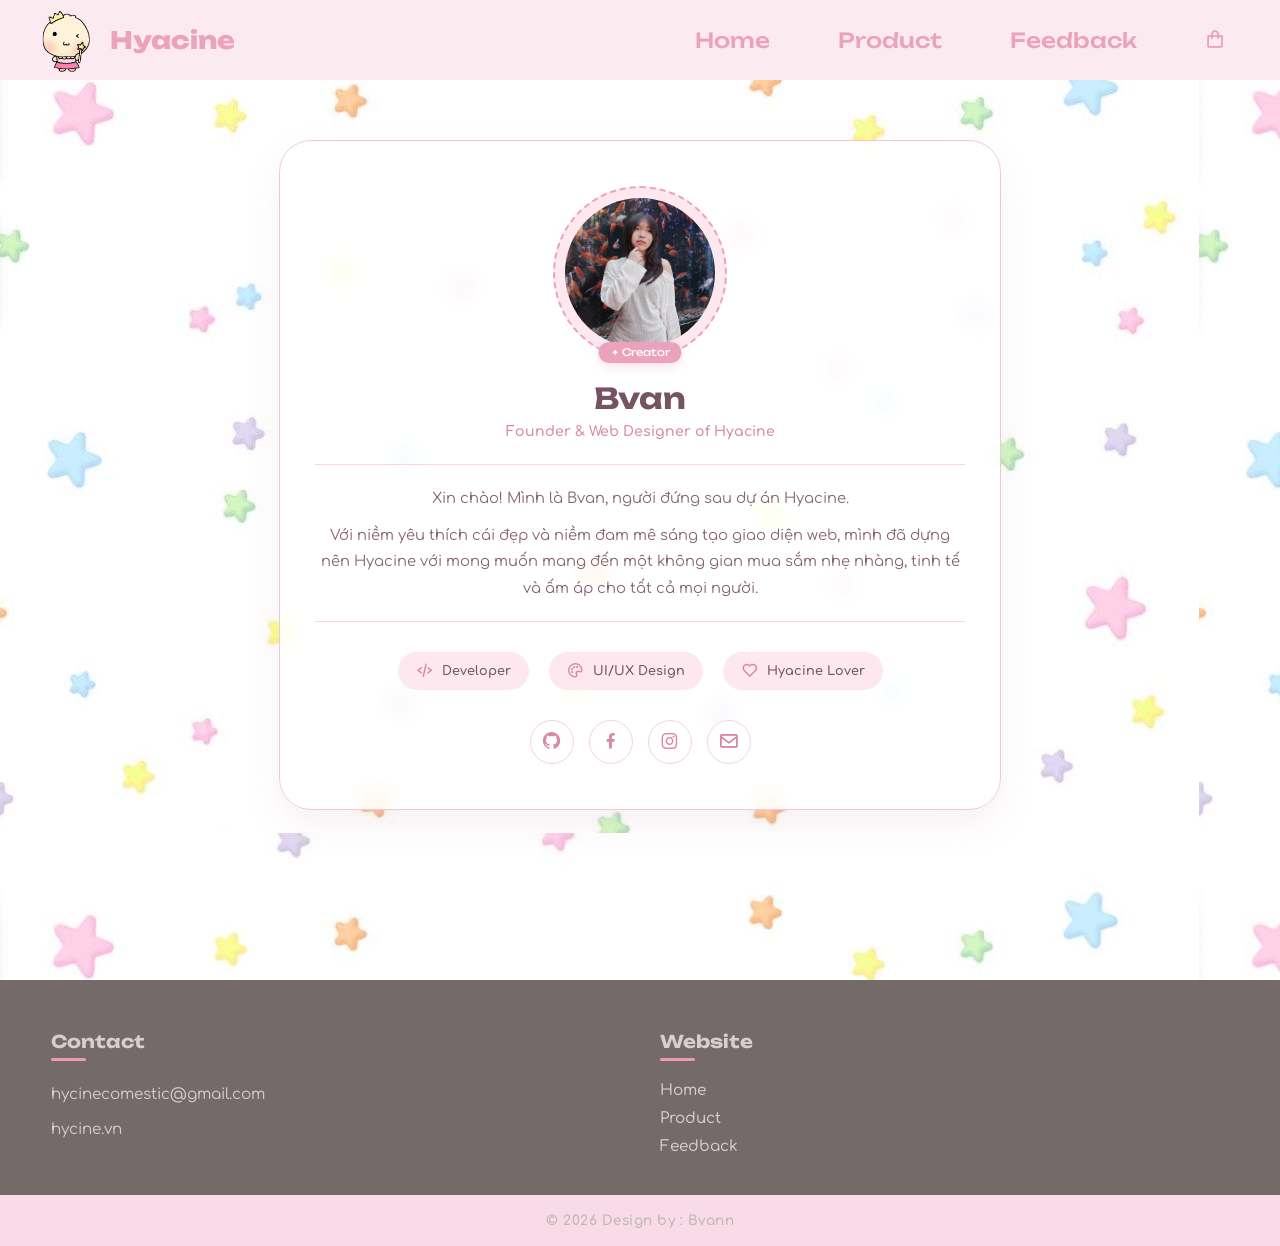
<file: html/gthieu.html>
<!DOCTYPE html>
<html lang="vi">
<head>
    <meta charset="UTF-8">
    <meta name="viewport" content="width=device-width, initial-scale=1.0">
    <title>About Me - Hyacine</title>
    <link href='https://unpkg.com/boxicons@2.1.4/css/boxicons.min.css' rel='stylesheet'>
    <link rel="stylesheet" href="/css/all.css">
    <link rel="stylesheet" href="/css/about-me.css">
    <link rel="stylesheet" href="/css/footer.css">
</head>
<body>

    <!-- NAVBAR -->
    <header>
        <nav>
            <div class="navbar">
                <a href="/html/gthieu.html" class="logonav">
                    <img src="/img/logo3-removebg-preview.png" class="logoimg" alt="Hyacine Logo">
                    <span class="name">Hyacine</span>
                </a>
                <ul class="navmenu" id="navmenu">
                    <li><a href="/index.html">Home</a></li>
                    <li><a href="products.html">Product</a></li>
                    <li><a href="feedback.html">Feedback</a></li>
                    <li>
                        <a href="cart.html">
                            <i class="bx bx-shopping-bag"></i>
                        </a>
                    </li>
                    
                </ul>
            </div>
        </nav>
    </header>

    <!-- MAIN CONTENT -->
    <main class="profile-page">
        <section class="profile-card">
            <!-- Avatar & Header -->
            <div class="profile-header">
                <div class="avatar-wrapper">
                    <img src="/img/anhme.jpg" alt="Bvann Avatar" class="profile-avatar">
                    <span class="status-badge">✦ Creator</span>
                </div>
                <h1 class="profile-name">Bvan</h1>
                <p class="profile-title">Founder & Web Designer of Hyacine</p>
            </div>

            <!-- Bio Description -->
            <div class="profile-bio">
                <p>Xin chào! Mình là Bvan, người đứng sau dự án Hyacine.</p>
                <p>Với niềm yêu thích cái đẹp và niềm đam mê sáng tạo giao diện web, mình đã dựng nên Hyacine với mong muốn mang đến một không gian mua sắm nhẹ nhàng, tinh tế và ấm áp cho tất cả mọi người.</p>
            </div>

            <!-- Highlights / Stats -->
            <div class="profile-stats">
                <div class="stat-item">
                    <i class='bx bx-code-alt'></i>
                    <span>Developer</span>
                </div>
                <div class="stat-item">
                    <i class='bx bx-palette'></i>
                    <span>UI/UX Design</span>
                </div>
                <div class="stat-item">
                    <i class='bx bx-heart'></i>
                    <span>Hyacine Lover</span>
                </div>
            </div>

            <!-- Social Links -->
            <div class="profile-socials">
                <a href="https://github.com" target="_blank" class="social-icon" title="GitHub">
                    <i class='bx bxl-github'></i>
                </a>
                <a href="https://www.facebook.com/bvan.satomeow" target="_blank" class="social-icon" title="Facebook">
                    <i class='bx bxl-facebook'></i>
                </a>
                <a href="https://instagram.com" target="_blank" class="social-icon" title="Instagram">
                    <i class='bx bxl-instagram'></i>
                </a>
                <a href="mailto:hycinecomestic@gmail.com" class="social-icon" title="Email">
                    <i class='bx bx-envelope'></i>
                </a>
            </div>
        </section>
    </main>

    <!-- FOOTER -->
    <footer>
        <div class="footer-container">
            <div class="footer-content">
                <h3>Contact</h3>
                <p>hycinecomestic@gmail.com</p>
                <p>hycine.vn</p>
            </div>
            <div class="footer-content">
                <h3>Website</h3>
                <ul class="list">
                    <li><a href="index.html" class="aa">Home</a></li>
                    <li><a href="products.html" class="aa">Product</a></li>
                    <li><a href="feedback.html" class="aa">Feedback</a></li>
                </ul>
            </div>
        </div>
        <div class="bottom-bar">
            <p>&copy; 2026 Design by : Bvann</p>
        </div>
    </footer>

</body>
</html>
</file>
<file: css/all.css>
@import url('https://fonts.googleapis.com/css2?family=Comfortaa:wght@300..700&family=Quicksand:wght@300..700&family=Unbounded:wght@200..900&display=swap');
*{
    margin: 0;
    padding: 0;
    font-family: "Comfortaa", sans-serif;
}
body{
    background: #fae6f0;
    background: radial-gradient(circle, rgba(250, 230, 240, 1) 0%, rgba(252, 252, 252, 0.59) 91%);
    min-height: 100vh;
}
.logonav{
    display: flex;
    align-items: center;
    gap: 0.5rem;
    color: #Eba3bd;
    text-decoration: none;
    font-size: clamp(1.1rem, 2vw, 1.5rem);
    font-weight: 800;
}
.name{
    font-family: "Unbounded", sans-serif;
}
.logoimg{
    width: clamp(70px, 4vw, 70px);
    height: clamp(70px, 4vw, 70px);
}
nav{
    display: flex;
    align-items: center;
    justify-content: center;
    height: 80px;
    width: 100%;
    position: fixed;
    top: 0;
    background-color: #fceaf1;
    z-index: 999;
}
.navbar{
    display: flex;
    align-items: center;
    justify-content: space-between;
    width: 100%;
    padding: 0 2rem;
    max-width: 1600px;
}
.navbar .navmenu{
    display: flex;
    text-align: center;
    gap: 1.5rem;
    list-style: none;
}
.navbar .navmenu li a{
    text-decoration: none;
    color: #Eba3bd;
    font-size: 1.3rem;
    font-weight: 500;
    padding: 3px 20px;
    border-radius: 20px;
    border: 2px solid transparent;
    transition: all 0.7s ease;
    white-space: nowrap;
    font-family: "Unbounded", sans-serif;
}
.navbar .navmenu li a:hover{
    color: #FECFE3;
    background-color: #Fff0f5;
    border: 2px solid #f5bed2;
}

/* reponsive */

@media (max-width: 768px) {
    nav {
        height: 70px;
    }
    .navbar {
        padding: 0 1rem;
    }
    .logoimg {
        width: 55px;
        height: 55px;
    }
    .name {
        font-size: 0.9rem;
    }
    .navbar .navmenu {
        position: fixed;
        top: 50%;
        right: 10px;
        transform: translateY(-50%);
        width: 58px;
        display: flex;
        flex-direction: column;
        align-items: center;
        gap: 10px;
        padding: 12px 7px;
        list-style: none;
        background: rgba(252, 234, 241, 0.9);
        backdrop-filter: blur(12px);
        -webkit-backdrop-filter: blur(12px);
        border: 1px solid rgba(255, 255, 255, 0.8);
        border-radius: 30px;
        box-shadow: 0 8px 25px rgba(218, 137, 170, 0.2);
        z-index: 1000;
    }
    .navbar .navmenu li {
        width: 100%;
    }
    .navbar .navmenu li a {
        width: 44px;
        height: 44px;
        display: flex;
        align-items: center;
        justify-content: center;
        padding: 0;
        border-radius: 50%;
        font-size: 0;
        color: #Eba3bd;
        border: 2px solid transparent;
        transition: all 0.3s ease;
    }
    .navbar .navmenu li a i {
        font-size: 22px;
    }
    .navbar .navmenu li:nth-child(1) a::before {
        content: "⌂";
        font-size: 21px;
    }
    .navbar .navmenu li:nth-child(1) a i {
        display: none;
    }
    .navbar .navmenu li:nth-child(2) a::before {
        content: "✿";
        font-size: 19px;
    }
    .navbar .navmenu li:nth-child(3) a::before {
        content: "♡";
        font-size: 22px;
    }
    .navbar .navmenu li a:hover {
        background: #fff0f5;
        border-color: #f5bed2;
        color: #d985aa;
        transform: scale(1.1);
    }
    .navbar .navmenu li:nth-child(4) a {
        background: #e4f7f3;
        color: #79b8ad;
    }
    .navbar .navmenu li:nth-child(5) a {
        background: #ffe3ed;
        color: #db87a8;
    }
}
@media (max-width: 480px) {
    .navbar .navmenu {
        right: 7px;
        width: 52px;
        padding: 9px 5px;
        gap: 7px;
    }
    .navbar .navmenu li a {
        width: 40px;
        height: 40px;
    }
    .navbar .navmenu li a i {
        font-size: 20px;
    }
    .navbar .navmenu li:nth-child(1) a::before {
        font-size: 19px;
    }
    .navbar .navmenu li:nth-child(2) a::before {
        font-size: 17px;
    }
    .navbar .navmenu li:nth-child(3) a::before {
        font-size: 20px;
    }
}

/* main */

.cart-page {
    width: 100%;
    min-height: 100vh;
    padding-top: 140px;
    padding-bottom: 100px;
    box-sizing: border-box;
}
.cart-heading {
    width: min(850px, 90%);
    margin: 0 auto 55px;
    text-align: center;
}
.cart-heading .heading-small {
    color: #d889a7;
    font-size: 0.75rem;
    font-weight: 700;
    letter-spacing: 3px;
    margin-bottom: 15px;
}
.cart-heading h1 {
    color: #765362;
    font-family: "Unbounded", sans-serif;
    font-size: clamp(2rem, 5vw, 3.3rem);
    line-height: 1.4;
    margin-bottom: 18px;
}
.cart-heading p:last-child {
    color: #9c7b87;
    font-size: 0.9rem;
    line-height: 1.8;
}
.cart-container {
    width: min(1200px, 92%);
    margin: 0 auto 80px;
    display: grid;
    grid-template-columns: minmax(0, 1.6fr) minmax(320px, 0.8fr);
    gap: 35px;
    align-items: start;
}
.cart-items-section {
    background: rgba(255, 255, 255, 0.72);
    border: 1px solid #f0c9d8;
    border-radius: 30px;
    padding: 30px;
    box-shadow: 0 15px 40px rgba(190, 120, 150, 0.08);
}
.cart-items-header {
    display: flex;
    justify-content: space-between;
    align-items: center;
    padding-bottom: 20px;
    border-bottom: 1px solid #f2dce4;
    margin-bottom: 20px;
}
.cart-items-header h2 {
    display: flex;
    align-items: center;
    gap: 10px;
    color: #795361;
    font-family: "Unbounded", sans-serif;
    font-size: 1rem;
}
.cart-items-header h2 i {
    color: #df98b4;
    font-size: 1.4rem;
}
.cart-items-header span {
    color: #b88d9d;
    background: #fff0f5;
    padding: 7px 13px;
    border-radius: 20px;
    font-size: 0.7rem;
    font-weight: 700;
}

/* list */

.cart-list {
    display: flex;
    flex-direction: column;
    gap: 15px;
}
.cart-item {
    position: relative;
    display: grid;
    grid-template-columns: 100px minmax(0, 1fr) auto;
    gap: 18px;
    align-items: center;
    padding: 18px;
    background: #fff8fb;
    border: 1px solid #f2dce4;
    border-radius: 22px;
    transition: 0.3s ease;
}
.cart-item:hover {
    transform: translateY(-3px);
    border-color: #e9b3c8;
    box-shadow: 0 10px 25px rgba(195, 124, 151, 0.1);
}

/* img */

.cart-item-image {
    width: 100px;
    height: 100px;
    border-radius: 18px;
    overflow: hidden;
    background: #fcecf3;
}
.cart-item-image img {
    width: 100%;
    height: 100%;
    object-fit: cover;
    display: block;
    transition: 0.4s ease;
}
.cart-item:hover .cart-item-image img {
    transform: scale(1.05);
}


.cart-item-info {
    min-width: 0;
}
.cart-item-brand {
    color: #d889a7;
    font-size: 0.65rem;
    font-weight: 700;
    letter-spacing: 1px;
    text-transform: uppercase;
    margin-bottom: 7px;
}
.cart-item-name {
    color: #765362;
    font-size: 0.9rem;
    font-weight: 700;
    line-height: 1.5;
    margin-bottom: 8px;
}
.cart-item-price {
    color: #d887a7;
    font-size: 0.85rem;
    font-weight: 700;
}


.cart-item-quantity {
    display: flex;
    align-items: center;
    border: 1px solid #edc8d7;
    border-radius: 20px;
    overflow: hidden;
    background: white;
}
.quantity-btn {
    width: 30px;
    height: 30px;
    border: none;
    background: transparent;
    color: #d589a7;
    font-size: 1rem;
    cursor: pointer;
    transition: 0.2s ease;
}
.quantity-btn:hover {
    background: #fdebf2;
}
.quantity-value {
    min-width: 28px;
    text-align: center;
    color: #795361;
    font-size: 0.75rem;
    font-weight: 700;
}

/* right */

.cart-item-right {
    display: flex;
    flex-direction: column;
    align-items: flex-end;
    gap: 12px;
}
.cart-item-total {
    color: #765362;
    font-size: 0.9rem;
    font-weight: 700;
    white-space: nowrap;
}
.remove-cart-item {
    width: 32px;
    height: 32px;
    display: flex;
    align-items: center;
    justify-content: center;
    border: none;
    border-radius: 50%;
    background: #ffe8f0;
    color: #d889a7;
    cursor: pointer;
    transition: 0.3s ease;
}
.remove-cart-item:hover {
    background: #f7cbdc;
    color: #a95d7d;
    transform: rotate(10deg) scale(1.1);
}
.empty-cart {
    text-align: center;
    padding: 70px 20px;
}
.empty-cart-icon {
    width: 80px;
    height: 80px;
    margin: 0 auto 20px;
    display: flex;
    align-items: center;
    justify-content: center;
    border-radius: 50%;
    background: #fde8f0;
    color: #df98b4;
    font-size: 2.5rem;
}
.empty-cart h2 {
    color: #795361;
    font-family: "Unbounded", sans-serif;
    font-size: 1.1rem;
    margin-bottom: 10px;
}
.empty-cart p {
    color: #a68792;
    font-size: 0.8rem;
    margin-bottom: 25px;
}
.continue-shopping {
    display: inline-flex;
    align-items: center;
    gap: 8px;
    text-decoration: none;
    color: white;
    background: #e5a0ba;
    padding: 13px 20px;
    border-radius: 25px;
    font-family: "Unbounded", sans-serif;
    font-size: 0.65rem;
    transition: 0.3s ease;
}
.continue-shopping:hover {
    background: #d586a5;
    transform: translateY(-3px);
    box-shadow: 0 10px 20px rgba(207, 128, 157, 0.2);
}
.cart-summary {
    position: sticky;
    top: 110px;
    background: rgba(255, 255, 255, 0.84);
    border: 1px solid #f0c9d8;
    border-radius: 30px;
    padding: 30px;
    box-shadow: 0 15px 40px rgba(190, 120, 150, 0.1);
    overflow: hidden;
}
.summary-title {
    display: flex;
    align-items: center;
    justify-content: center;
    gap: 12px;
    margin-bottom: 30px;
}
.summary-title span {
    color: #e49ab5;
    font-size: 1.1rem;
}
.summary-title h2 {
    color: #795361;
    font-family: "Unbounded", sans-serif;
    font-size: 1rem;
}
.summary-row {
    display: flex;
    justify-content: space-between;
    align-items: center;
    margin-bottom: 16px;
    color: #987783;
    font-size: 0.78rem;
}
.summary-row strong {
    color: #795361;
    font-size: 0.8rem;
}
.discount-row strong {
    color: #d88aa7;
}
.summary-divider {
    height: 1px;
    background: #efd9e2;
    margin: 22px 0;
}
.summary-total {
    display: flex;
    align-items: center;
    justify-content: space-between;
    margin-bottom: 28px;
}
.summary-total span {
    color: #795361;
    font-family: "Unbounded", sans-serif;
    font-size: 0.85rem;
}
.summary-total strong {
    color: #d684a4;
    font-size: 1.2rem;
    font-weight: 800;
}
.checkout-btn {
    width: 100%;
    display: flex;
    align-items: center;
    justify-content: center;
    gap: 8px;
    border: none;
    background: #e5a0ba;
    color: white;
    border-radius: 25px;
    padding: 16px;
    font-family: "Unbounded", sans-serif;
    font-size: 0.65rem;
    cursor: pointer;
    transition: 0.3s ease;
}
.checkout-btn:hover {
    background: #d586a5;
    transform: translateY(-3px);
    box-shadow: 0 10px 25px rgba(207, 128, 157, 0.2);
}
.checkout-btn:disabled {
    opacity: 0.5;
    cursor: not-allowed;
    transform: none;
    box-shadow: none;
}
.back-shopping {
    display: flex;
    align-items: center;
    justify-content: center;
    gap: 5px;
    margin-top: 18px;
    color: #b18191;
    text-decoration: none;
    font-size: 0.7rem;
    transition: 0.3s ease;
}
.back-shopping:hover {
    color: #d887a7;
}
.summary-decoration {
    position: absolute;
    right: 15px;
    bottom: 10px;
    display: flex;
    gap: 10px;
    opacity: 0.35;
    color: #d88aa7;
    font-size: 1rem;
}
.cart-benefits {
    width: min(1200px, 92%);
    margin: 0 auto;
    display: grid;
    grid-template-columns: repeat(3, 1fr);
    gap: 20px;
}
.benefit-card {
    display: flex;
    align-items: center;
    gap: 15px;
    padding: 22px;
    background: rgba(255, 255, 255, 0.65);
    border: 1px solid #f1d4df;
    border-radius: 22px;
    transition: 0.3s ease;
}
.benefit-card:hover {
    transform: translateY(-4px);
    background: rgba(255, 255, 255, 0.9);
    box-shadow: 0 10px 25px rgba(190, 120, 150, 0.08);
}
.benefit-icon {
    flex-shrink: 0;
    width: 48px;
    height: 48px;
    display: flex;
    align-items: center;
    justify-content: center;
    border-radius: 50%;
    background: #fde8f0;
    color: #d98ba8;
    font-size: 1.4rem;
}
.benefit-card h3 {
    color: #795361;
    font-size: 0.75rem;
    margin-bottom: 5px;
}
.benefit-card p {
    color: #a1848f;
    font-size: 0.65rem;
}

/* reponsive */

@media (max-width: 1000px) {
    .cart-container {
        grid-template-columns: 1fr;
    }
    .cart-summary {
        position: relative;
        top: auto;
    }
    .cart-benefits {
        grid-template-columns:
            repeat(2, 1fr);
    }
}
@media (max-width: 600px) {
    .cart-page {
        padding-top: 110px;
        padding-bottom: 70px;
    }
    .cart-heading {
        margin-bottom: 35px;
    }
    .cart-heading h1 {
        font-size: 1.7rem;
    }
    .cart-heading p:last-child {
        font-size: 0.75rem;
    }
    .cart-container {
        width: 94%;
        gap: 20px;
        margin-bottom: 50px;
    }
    .cart-items-section,
    .cart-summary {
        padding: 20px;
        border-radius: 24px;
    }
    .cart-items-header h2 {
        font-size: 0.8rem;
    }
    .cart-items-header span {
        font-size: 0.6rem;
    }

/* item */

    .cart-item {
        grid-template-columns: 75px minmax(0, 1fr);
        gap: 12px;
        padding: 13px;
        border-radius: 18px;
    }
    .cart-item-image {
        width: 75px;
        height: 75px;
        border-radius: 14px;
    }
    .cart-item-name {
        font-size: 0.75rem;
    }
    .cart-item-brand {
        font-size: 0.55rem;
    }
    .cart-item-price {
        font-size: 0.7rem;
    }
    .cart-item-right {
        grid-column: 1 / -1;
        flex-direction: row;
        justify-content: space-between;
        align-items: center;
        width: 100%;
        padding-top: 8px;
        border-top: 1px solid #f3dce5;
    }
    .cart-item-total {
        font-size: 0.8rem;
    }
    .cart-item-quantity {
        order: 1;
    }
    .remove-cart-item {
        order: 2;
        width: 30px;
        height: 30px;
    }
    .summary-title h2 {
        font-size: 0.85rem;
    }
    .summary-row {
        font-size: 0.7rem;
    }
    .summary-total strong {
        font-size: 1rem;
    }
    .cart-benefits {
        width: 94%;
        grid-template-columns: 1fr;
        gap: 12px;
    }
    .benefit-card {
        padding: 17px;
    }
}
@media (max-width: 380px) {
    .cart-page {
        padding-top: 100px;
    }
    .cart-heading h1 {
        font-size: 1.45rem;
    }
    .cart-items-section,
    .cart-summary {
        padding: 16px;
    }
    .cart-item {
        grid-template-columns: 65px minmax(0, 1fr);
        padding: 10px;
    }
    .cart-item-image {
        width: 65px;
        height: 65px;
    }
    .coupon-input {
        flex-direction: column;
    }
    .coupon-input input {
        width: 100%;
    }
    .coupon-input button {
        height: 40px;
    }
}
</file>
<file: css/about-me.css>
@import url('https://fonts.googleapis.com/css2?family=Comfortaa:wght@300..700&family=Quicksand:wght@300..700&family=Unbounded:wght@200..900&display=swap');

.profile-page {
    width: 100%;
    min-height: 100vh;
    padding-top: 140px;
    padding-bottom: 90px;
    display: flex;
    justify-content: center;
    align-items: center;
    box-sizing: border-box;
}

.profile-card {
    width: min(650px, 90%);
    background: rgba(255, 255, 255, 0.85);
    border: 1px solid #f0c9d8;
    border-radius: 32px;
    padding: 45px 35px;
    text-align: center;
    box-shadow: 0 15px 35px rgba(190, 120, 150, 0.1);
    backdrop-filter: blur(8px);
}

/* Avatar Section */
.profile-header {
    margin-bottom: 25px;
}

.avatar-wrapper {
    position: relative;
    width: 150px;
    height: 150px;
    margin: 0 auto 20px;
    background: #fde8f0;
    border-radius: 50%;
    padding: 10px;
    border: 2px dashed #eba3bd;
}

.profile-avatar {
  width: 100%;
    height: 100%;
    border-radius: 50%;      /* Làm tròn ảnh bên trong */
    object-fit: cover;       /* TỰ ĐỘNG CẮT VÀ GIỮ TỈ LỆ ẢNH CHUẨN (Không bị méo) */
    object-position: center; /* Căn giữa khuôn mặt */
    display: block;
}

.status-badge {
    position: absolute;
    bottom: -5px;
    right: 50%;
    transform: translateX(50%);
    background: #eba3bd;
    color: #fff;
    font-family: "Unbounded", sans-serif;
    font-size: 0.65rem;
    padding: 4px 12px;
    border-radius: 20px;
    white-space: nowrap;
    box-shadow: 0 4px 10px rgba(235, 163, 189, 0.3);
}

.profile-name {
    color: #765362;
    font-family: "Unbounded", sans-serif;
    font-size: 1.8rem;
    margin-bottom: 8px;
}

.profile-title {
    color: #d889a7;
    font-size: 0.88rem;
    font-weight: 600;
}

/* Bio Section */
.profile-bio {
    color: #886573;
    font-size: 0.92rem;
    line-height: 1.8;
    margin-bottom: 30px;
    border-top: 1px solid #f6d8e3;
    border-bottom: 1px solid #f6d8e3;
    padding: 20px 0;
}

.profile-bio p {
    margin-bottom: 10px;
}

.profile-bio p:last-child {
    margin-bottom: 0;
}

/* Stats Section */
.profile-stats {
    display: flex;
    justify-content: center;
    gap: 20px;
    margin-bottom: 30px;
    flex-wrap: wrap;
}

.stat-item {
    background: #fde8f0;
    color: #765362;
    padding: 10px 18px;
    border-radius: 20px;
    font-size: 0.8rem;
    font-weight: 600;
    display: flex;
    align-items: center;
    gap: 8px;
}

.stat-item i {
    color: #db87a8;
    font-size: 1.1rem;
}

/* Socials Section */
.profile-socials {
    display: flex;
    justify-content: center;
    gap: 15px;
}

.social-icon {
    width: 42px;
    height: 42px;
    border-radius: 50%;
    background: #ffffff;
    border: 1px solid #f1d4df;
    color: #db87a8;
    display: flex;
    align-items: center;
    justify-content: center;
    font-size: 1.3rem;
    text-decoration: none;
    transition: all 0.3s ease;
}

.social-icon:hover {
    background: #eba3bd;
    color: #ffffff;
    transform: translateY(-3px);
    box-shadow: 0 8px 18px rgba(235, 163, 189, 0.3);
}

/* Responsive */
@media (max-width: 600px) {
    .profile-card {
        padding: 30px 20px;
    }
    .profile-name {
        font-size: 1.4rem;
    }
    .profile-stats {
        gap: 10px;
    }
    .stat-item {
        font-size: 0.75rem;
        padding: 8px 14px;
    }
}

*{
    margin: 0;
    padding: 0;
    font-family: "Comfortaa", sans-serif;
}
body{
    min-height: 100vh;
    background-image: url(/img/bg.jpg);
}
.logonav{
    display: flex;
    align-items: center;
    gap: 0.5rem;
    color: #Eba3bd;
    text-decoration: none;
    font-size: clamp(1.1rem, 2vw, 1.5rem);
    font-weight: 800;
}
.name{
    font-family: "Unbounded", sans-serif;
}
.logoimg{
    width: clamp(70px, 4vw, 70px);
    height: clamp(70px, 4vw, 70px);
}
nav{
    display: flex;
    align-items: center;
    justify-content: center;
    height: 80px;
    width: 100%;
    position: fixed;
    top: 0;
    background-color: #fceaf1;
    z-index: 999;
}
.navbar{
    display: flex;
    align-items: center;
    justify-content: space-between;
    width: 100%;
    padding: 0 2rem;
    max-width: 1600px;
}
.navbar .navmenu{
    display: flex;
    text-align: center;
    gap: 1.5rem;
    list-style: none;
}
.navbar .navmenu li a{
    text-decoration: none;
    color: #Eba3bd;
    font-size: 1.3rem;
    font-weight: 500;
    padding: 3px 20px;
    border-radius: 20px;
    border: 2px solid transparent;
    transition: all 0.7s ease;
    white-space: nowrap;
    font-family: "Unbounded", sans-serif;
}
.navbar .navmenu li a:hover{
    color: #FECFE3;
    background-color: #Fff0f5;
    border: 2px solid #f5bed2;
}

/* reponsive */

@media (max-width: 768px) {
    nav {
        height: 70px;
    }
    .navbar {
        padding: 0 1rem;
    }
    .logoimg {
        width: 55px;
        height: 55px;
    }
    .name {
        font-size: 0.9rem;
    }
    .navbar .navmenu {
        position: fixed;
        top: 50%;
        right: 10px;
        transform: translateY(-50%);
        width: 58px;
        display: flex;
        flex-direction: column;
        align-items: center;
        gap: 10px;
        padding: 12px 7px;
        list-style: none;
        background: rgba(252, 234, 241, 0.9);
        backdrop-filter: blur(12px);
        -webkit-backdrop-filter: blur(12px);
        border: 1px solid rgba(255, 255, 255, 0.8);
        border-radius: 30px;
        box-shadow: 0 8px 25px rgba(218, 137, 170, 0.2);
        z-index: 1000;
    }
    .navbar .navmenu li {
        width: 100%;
    }
    .navbar .navmenu li a {
        width: 44px;
        height: 44px;
        display: flex;
        align-items: center;
        justify-content: center;
        padding: 0;
        border-radius: 50%;
        font-size: 0;
        color: #Eba3bd;
        border: 2px solid transparent;
        transition: all 0.3s ease;
    }
    .navbar .navmenu li a i {
        font-size: 22px;
    }
    .navbar .navmenu li:nth-child(1) a::before {
        content: "⌂";
        font-size: 21px;
    }
    .navbar .navmenu li:nth-child(1) a i {
        display: none;
    }
    .navbar .navmenu li:nth-child(2) a::before {
        content: "✿";
        font-size: 19px;
    }
    .navbar .navmenu li:nth-child(3) a::before {
        content: "♡";
        font-size: 22px;
    }
    .navbar .navmenu li a:hover {
        background: #fff0f5;
        border-color: #f5bed2;
        color: #d985aa;
        transform: scale(1.1);
    }
    .navbar .navmenu li:nth-child(4) a {
        background: #e4f7f3;
        color: #79b8ad;
    }
    .navbar .navmenu li:nth-child(5) a {
        background: #ffe3ed;
        color: #db87a8;
    }
}
@media (max-width: 480px) {
    .navbar .navmenu {
        right: 7px;
        width: 52px;
        padding: 9px 5px;
        gap: 7px;
    }
    .navbar .navmenu li a {
        width: 40px;
        height: 40px;
    }
    .navbar .navmenu li a i {
        font-size: 20px;
    }
    .navbar .navmenu li:nth-child(1) a::before {
        font-size: 19px;
    }
    .navbar .navmenu li:nth-child(2) a::before {
        font-size: 17px;
    }
    .navbar .navmenu li:nth-child(3) a::before {
        font-size: 20px;
    }
}
</file>
<file: css/footer.css>
footer {
    width: 100%;
    background: #756A6A;
    padding-top: 50px;
    margin-top: 80px;
}
.footer-container {
    width: min(1400px, 92%);
    margin: 0 auto;
    display: flex;
    flex-wrap: wrap;
    justify-content: space-around;
    gap: 40px;
    padding-bottom: 40px;
}
.footer-content {
    flex: 1;
    min-width: 220px;
}
.footer-content h3 {
    font-family: "Unbounded", sans-serif;
    color: #D5CFCF;
    font-size: 1.1rem;
    margin-bottom: 20px;
    position: relative;
}
.footer-content h3::after {
    content: "";
    display: block;
    width: 35px;
    height: 3px;
    background: #e99ab8;
    border-radius: 10px;
    margin-top: 6px;
}
.footer-content p {
    color: #D5CFCF;
    font-size: 0.95rem;
    line-height: 1.8;
    margin-bottom: 8px;
    transition: color 0.3s ease;
}
.footer-content p:hover {
    color: #FFD1DB;
}
.footer-content .list {
    list-style: none;
    display: flex;
    flex-direction: column;
    gap: 10px;
}
.footer-content .list li .aa {
    text-decoration: none;
    color: #D5CFCF;
    font-size: 0.95rem;
    font-weight: 500;
    transition: all 0.3s ease;
    display: inline-block;
}
.footer-content .list li .aa:hover {
    color: #FFD1DB;
    transform: translateX(5px);
}
.bottom-bar {
    background: #f8dbe6;
    text-align: center;
    padding: 18px 20px;
}
.bottom-bar p {
    color: #beb7b7;
    font-size: 0.85rem;
    font-weight: 600;
    letter-spacing: 0.5px;
}

/*repon*/

@media (max-width: 768px) {
    footer {
        padding-top: 40px;
        margin-top: 60px;
    }
    .footer-container {
        flex-direction: column;
        text-align: center;
        gap: 30px;
    }
    .footer-content h3::after {
        margin: 6px auto 0;
    }
    .footer-content .list li .aa:hover {
        transform: translateY(-2px);
    }
}
@media (max-width: 480px) {
    .bottom-bar p {
        font-size: 0.75rem;
    }
}
</file>
